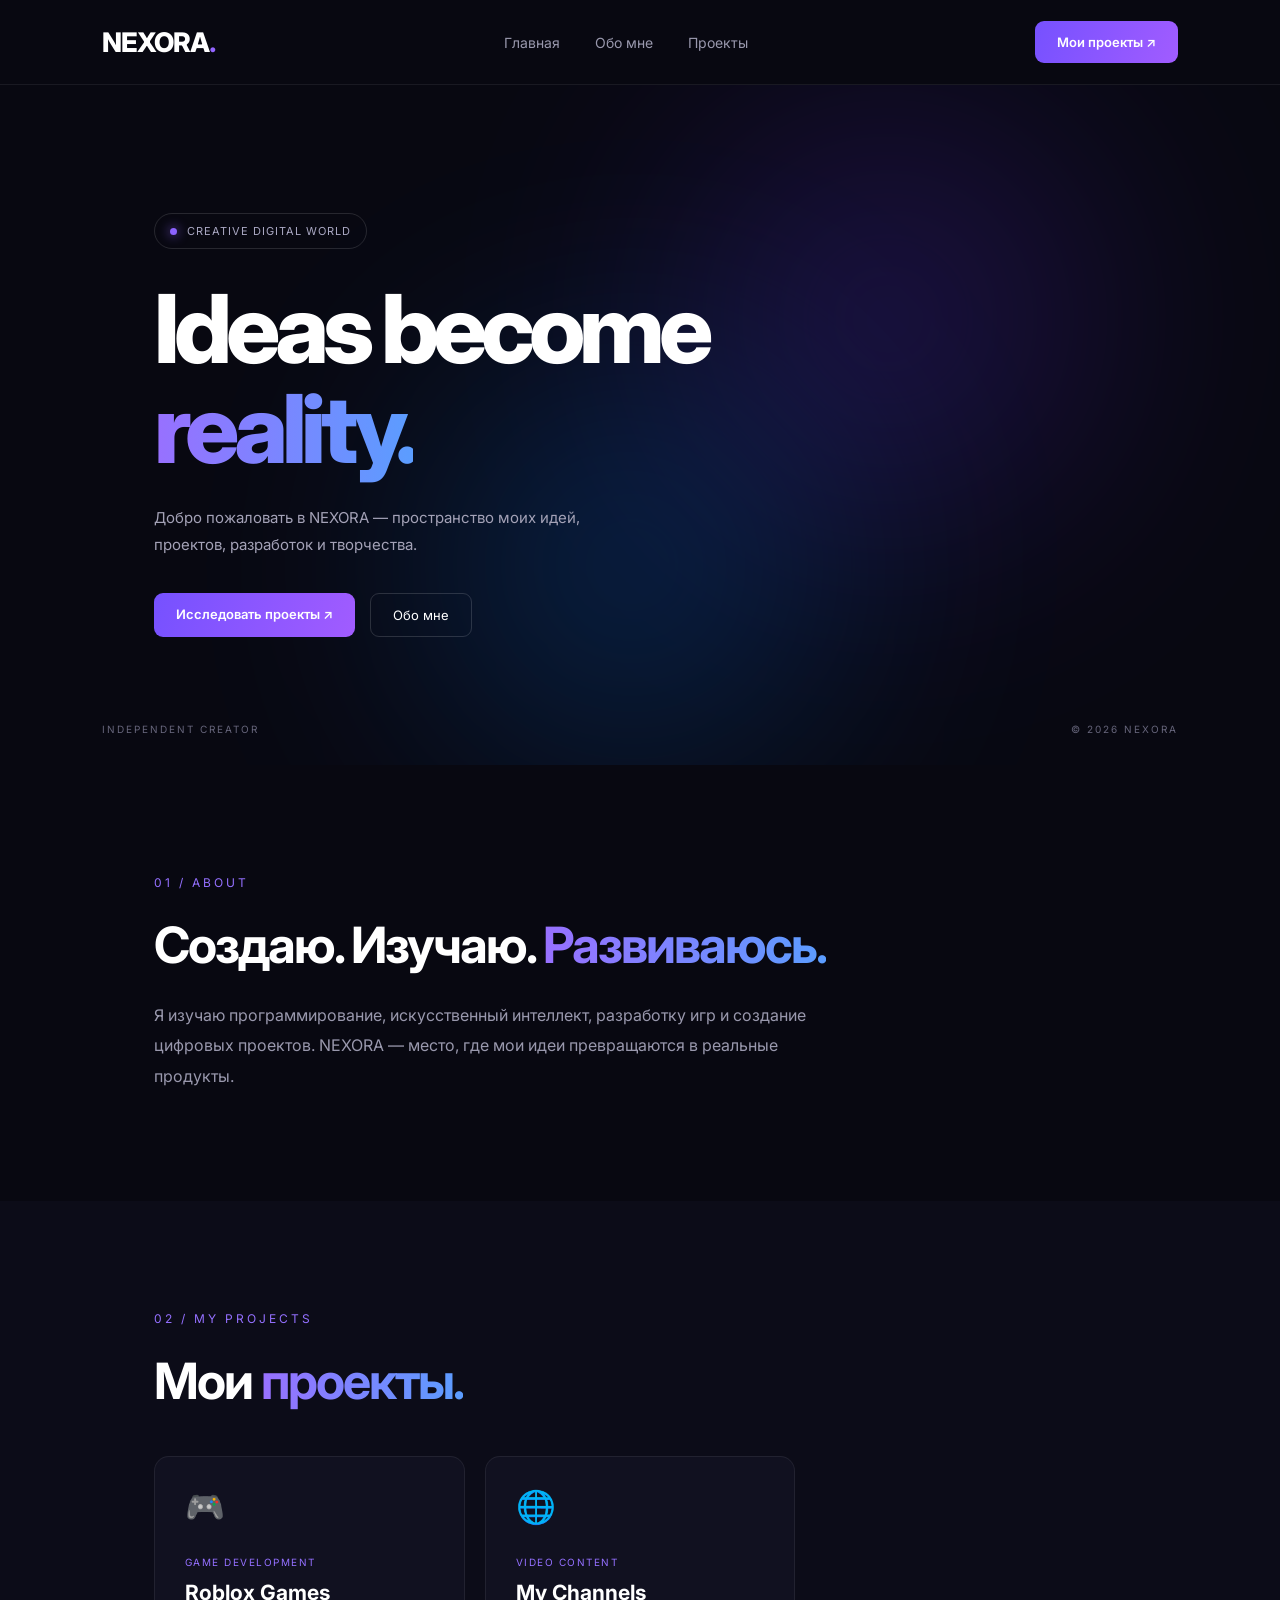
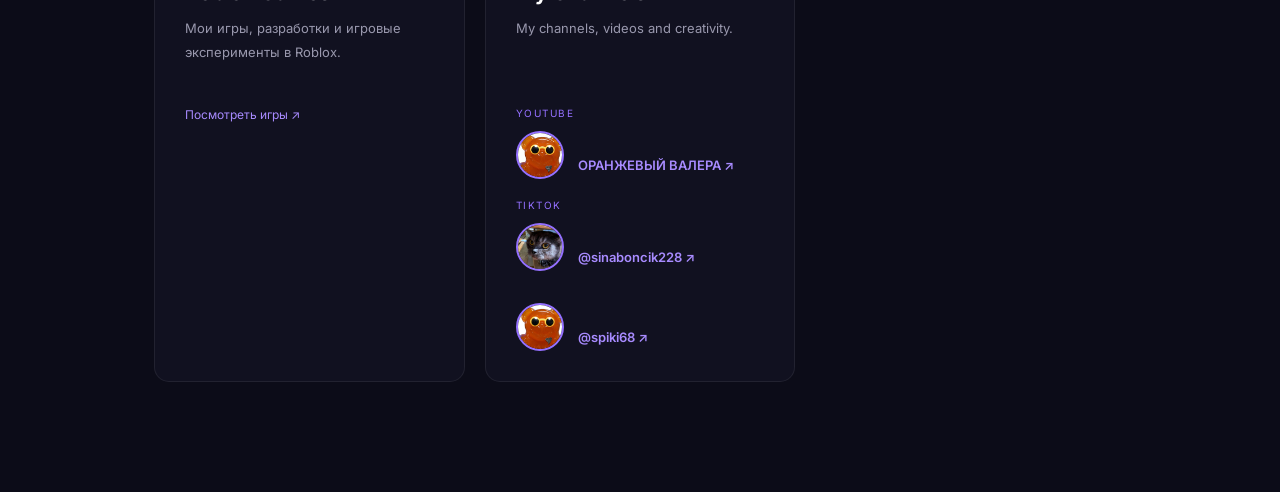
<file: index.html>
<!DOCTYPE html>
<html lang="ru">
<head>
    <meta charset="UTF-8">
    <meta name="viewport" content="width=device-width, initial-scale=1.0">
    <title>NEXORA — Creative Universe</title>
    <link rel="stylesheet" href="style.css">
</head>
<body>

    <header class="navbar">
        <a href="#" class="logo">NEXORA<span>.</span></a>

        <nav>
            <a href="#home">Главная</a>
            <a href="#about">Обо мне</a>
            <a href="#projects">Проекты</a>
        </nav>

        <a href="#projects" class="nav-button">Мои проекты ↗</a>
    </header>

    <main>

        <section class="hero" id="home">
            <div class="glow glow-one"></div>
            <div class="glow glow-two"></div>

            <div class="hero-content">
                <div class="badge">
                    <span class="status-dot"></span>
                    CREATIVE DIGITAL WORLD
                </div>

                <h1>
                    Ideas become<br>
                    <span>reality.</span>
                </h1>

                <p>
                    Добро пожаловать в NEXORA — пространство моих
                    идей, проектов, разработок и творчества.
                </p>

                <div class="hero-buttons">
                    <a href="#projects" class="primary-button">Исследовать проекты ↗</a>
                    <a href="#about" class="secondary-button">Обо мне</a>
                </div>
            </div>

            <div class="hero-bottom">
                <span>INDEPENDENT CREATOR</span>
                <span>© 2026 NEXORA</span>
            </div>
        </section>

        <section class="about section" id="about">
            <div class="section-label">01 / ABOUT</div>
            <h2>Создаю. Изучаю. <span>Развиваюсь.</span></h2>

            <p>
                Я изучаю программирование, искусственный интеллект,
                разработку игр и создание цифровых проектов.
                NEXORA — место, где мои идеи превращаются в реальные продукты.
            </p>
        </section>

        <section class="projects section" id="projects">

            <div class="section-label">02 / MY PROJECTS</div>
            <h2>Мои <span>проекты.</span></h2>

           <div class="project-grid">

    <!-- ROBLOX GAMES -->
    <div class="project-card">
        <div class="card-icon">🎮</div>
        <div class="card-category">GAME DEVELOPMENT</div>
        <h3>Roblox Games</h3>
        <p>Мои игры, разработки и игровые эксперименты в Roblox.</p>
        <a href="games.html">Посмотреть игры ↗</a>
    </div>

   <!-- MY CHANNELS -->
<div class="project-card">

    <div class="card-icon">🌐</div>
    <div class="card-category">VIDEO CONTENT</div>
    <h3>My Channels</h3>
    <p>My channels, videos and creativity.</p>

    <br>

    <div class="card-category">YOUTUBE</div>

    <div class="channel-link">
        <img src="youtube-avatar.jpg" alt="YouTube Avatar">
        <a href="https://www.youtube.com/@ОРАНЖЕВЫЙ-ВАЛЕРА"
           target="_blank" rel="noopener noreferrer">
            ОРАНЖЕВЫЙ ВАЛЕРА ↗
        </a>
    </div>

    <br>

    <div class="card-category">TIKTOK</div>

    <div class="channel-link">
        <img src="tiktok-sinaboncik228.jpeg" alt="TikTok Avatar">
        <a href="https://www.tiktok.com/@sinaboncik228"
           target="_blank" rel="noopener noreferrer">
            @sinaboncik228 ↗
        </a>
    </div>

    <br>

    <div class="channel-link">
        <img src="tiktok-spiki68.jpeg" alt="TikTok Avatar">
        <a href="https://www.tiktok.com/@spaiki68"
           target="_blank" rel="noopener noreferrer">
            @spiki68 ↗
        </a>
    </div>

</div>
</file>
<file: style.css>
@import url('https://fonts.googleapis.com/css2?family=Inter:wght@400;500;600;700;800&display=swap');

* {
    margin: 0;
    padding: 0;
    box-sizing: border-box;
}

html {
    scroll-behavior: smooth;
}

body {
    background: #080811;
    color: #ffffff;
    font-family: 'Inter', sans-serif;
}

a {
    text-decoration: none;
    color: inherit;
}

.navbar {
    height: 85px;
    display: flex;
    align-items: center;
    justify-content: space-between;
    padding: 0 8%;
    border-bottom: 1px solid #ffffff12;
    background: #080811;
}

.logo {
    font-size: 27px;
    font-weight: 800;
    letter-spacing: -1px;
}

.logo span {
    color: #9365ff;
}

nav {
    display: flex;
    gap: 35px;
}

nav a {
    color: #9998ad;
    font-size: 14px;
    transition: .3s;
}

nav a:hover {
    color: white;
}

.nav-button, .primary-button {
    background: linear-gradient(110deg, #7651ff, #a15cff);
    padding: 13px 22px;
    border-radius: 9px;
    font-size: 13px;
    font-weight: 600;
    transition: .3s;
}

.nav-button:hover, .primary-button:hover {
    transform: translateY(-3px);
    box-shadow: 0 5px 30px #885aff66;
}

.hero {
    min-height: 680px;
    position: relative;
    display: flex;
    align-items: center;
    padding: 80px 12%;
    overflow: hidden;
}

.hero-content {
    position: relative;
    z-index: 2;
    max-width: 700px;
}

.glow {
    position: absolute;
    width: 400px;
    height: 400px;
    border-radius: 50%;
    filter: blur(130px);
    opacity: .22;
}

.glow-one {
    background: #6935ff;
    top: 5%;
    right: 15%;
}

.glow-two {
    background: #087cff;
    bottom: 0;
    right: 35%;
}

.badge {
    display: inline-flex;
    align-items: center;
    gap: 10px;
    border: 1px solid #ffffff20;
    padding: 10px 15px;
    border-radius: 30px;
    font-size: 11px;
    color: #aaa8c3;
    letter-spacing: 1px;
    margin-bottom: 30px;
}

.status-dot {
    width: 7px;
    height: 7px;
    background: #8c63ff;
    border-radius: 50%;
    box-shadow: 0 0 12px #8c63ff;
}

.hero h1 {
    font-size: clamp(55px, 8vw, 95px);
    line-height: 1.05;
    letter-spacing: -6px;
    font-weight: 800;
}

.hero h1 span, h2 span {
    background: linear-gradient(90deg, #9870ff, #5b9dff);
    background-clip: text;
    -webkit-background-clip: text;
    color: transparent;
}

.hero-content > p {
    color: #a4a2b7;
    line-height: 1.8;
    max-width: 500px;
    margin: 25px 0 35px;
    font-size: 15px;
}

.hero-buttons {
    display: flex;
    gap: 15px;
    flex-wrap: wrap;
}

.secondary-button {
    padding: 13px 22px;
    border: 1px solid #ffffff25;
    border-radius: 9px;
    font-size: 13px;
    transition: .3s;
}

.secondary-button:hover {
    background: #ffffff12;
}

.hero-bottom {
    position: absolute;
    bottom: 30px;
    left: 8%;
    right: 8%;
    display: flex;
    justify-content: space-between;
    color: #66657b;
    font-size: 10px;
    letter-spacing: 2px;
}

.section {
    padding: 110px 12%;
}

.section-label {
    color: #9470ff;
    font-size: 12px;
    letter-spacing: 3px;
    margin-bottom: 25px;
}

.section h2 {
    font-size: clamp(32px, 5vw, 50px);
    letter-spacing: -2px;
    margin-bottom: 25px;
}

.about > p {
    max-width: 700px;
    color: #9998ad;
    line-height: 1.9;
    font-size: 16px;
}

.projects {
    background: #0c0c18;
}

.project-grid {
    display: grid;
    grid-template-columns: repeat(3, 1fr);
    gap: 20px;
    margin-top: 45px;
}

.project-card {
    background: #111120;
    border: 1px solid #ffffff12;
    padding: 30px;
    border-radius: 15px;
    transition: .3s;
}

.project-card:hover {
    transform: translateY(-7px);
    border-color: #895eff80;
    background: #151527;
}

.card-icon {
    font-size: 32px;
    margin-bottom: 30px;
}

.card-category {
    font-size: 10px;
    color: #9470ff;
    letter-spacing: 1.5px;
    margin-bottom: 12px;
}

.project-card h3 {
    font-size: 21px;
    margin-bottom: 12px;
}

.project-card p {
    font-size: 13px;
    line-height: 1.8;
    color: #9998ad;
    min-height: 70px;
}

.project-card a {
    display: inline-block;
    margin-top: 20px;
    color: #a88bff;
    font-size: 12px;
}

.social-grid {
    display: grid;
    grid-template-columns: repeat(2, 1fr);
    gap: 20px;
    margin-top: 40px;
}

.social-card {
    display: flex;
    align-items: center;
    gap: 20px;
    background: #111120;
    padding: 25px;
    border: 1px solid #ffffff15;
    border-radius: 13px;
    transition: .3s;
}

.social-card:hover {
    border-color: #9470ff;
    transform: translateY(-5px);
}

.social-card > span {
    font-size: 30px;
}

.social-card h3 {
    margin-bottom: 7px;
}

.social-card p {
    color: #9998ad;
    font-size: 12px;
}

.social-card b {
    margin-left: auto;
    color: #a88bff;
}

footer {
    padding: 35px 8%;
    border-top: 1px solid #ffffff15;
    display: flex;
    align-items: center;
    justify-content: space-between;
    gap: 20px;
}

footer p {
    color: #77768b;
    font-size: 12px;
}

@media (max-width: 850px) {
    .navbar {
        padding: 0 5%;
    }

    nav {
        gap: 15px;
    }

    .nav-button {
        display: none;
    }

    .hero {
        padding: 80px 7%;
    }

    .section {
        padding: 80px 7%;
    }

    .project-grid {
        grid-template-columns: 1fr;
    }
}

@media (max-width: 550px) {
    .navbar {
        height: auto;
        padding: 20px 5%;
        flex-wrap: wrap;
        gap: 20px;
    }

    nav {
        width: 100%;
        justify-content: space-between;
        gap: 8px;
    }

    nav a {
        font-size: 11px;
    }

    .hero h1 {
        letter-spacing: -3px;
    }

    .social-grid {
        grid-template-columns: 1fr;
    }

    footer {
        flex-direction: column;
        text-align: center;
    }
}.social-heading {
    font-size: 20px;
    margin: 40px 0 20px;
}

.social-grid {
    display: grid;
    grid-template-columns: repeat(2, minmax(0, 1fr));
    gap: 20px;
}

.social-card {
    min-height: 110px;
}

@media (max-width: 600px) {
    .social-grid {
        grid-template-columns: 1fr;
    }
}/* GAMES PAGE */

.games-page {
    max-width: 1100px;
    margin: 0 auto;
    padding: 100px 30px;
}

.games-heading {
    margin-bottom: 65px;
}

.games-heading h1 {
    font-size: clamp(45px, 7vw, 75px);
    margin: 20px 0;
}

.games-heading h1 span {
    color: #a78bfa;
}

.games-heading p {
    color: #aaa;
    max-width: 550px;
    line-height: 1.8;
}

.games-list {
    display: flex;
    flex-direction: column;
    gap: 25px;
}

.game-item {
    display: flex;
    gap: 30px;
    padding: 35px;
    border: 1px solid rgba(255,255,255,0.1);
    border-radius: 20px;
    background: rgba(255,255,255,0.035);
    transition: 0.3s;
}

.game-item:hover {
    border-color: #8b5cf6;
    transform: translateY(-4px);
}

.game-number {
    font-size: 35px;
    font-weight: bold;
    color: #8b5cf6;
}

.game-info h2 {
    font-size: 28px;
    margin: 12px 0;
}

.game-info p {
    color: #aaa;
    line-height: 1.8;
    margin-bottom: 22px;
}

.game-status {
    color: #a78bfa;
    font-size: 12px;
    margin-bottom: 20px;
    letter-spacing: 1px;
}

.game-button {
    display: inline-block;
    padding: 13px 22px;
    border-radius: 10px;
    background: linear-gradient(135deg, #7c3aed, #4f46e5);
    color: white;
    text-decoration: none;
    font-weight: bold;
    transition: 0.3s;
}

.game-button:hover {
    transform: translateY(-3px);
    opacity: 0.85;
}

@media (max-width: 600px) {
    .games-page {
        padding: 65px 20px;
    }

    .game-item {
        padding: 22px;
        gap: 15px;
    }

    .game-number {
        font-size: 24px;
    }

    .game-info h2 {
        font-size: 23px;
    }
}/* GAME CARDS */

.game-card {
    background: #111120;
    border: 1px solid #ffffff15;
    border-radius: 18px;
    overflow: hidden;
    transition: 0.3s;
    padding-bottom: 25px;
}

.game-card:hover {
    transform: translateY(-7px);
    border-color: #895eff;
}

.game-card img {
    width: 100%;
    height: 220px;
    object-fit: cover;
    display: block;
}

.game-card h2 {
    font-size: 23px;
    margin: 22px 20px;
}

.game-card .game-button {
    margin-left: 20px;
}

.games-list {
    display: grid;
    grid-template-columns: repeat(3, 1fr);
    gap: 25px;
}

@media (max-width: 800px) {
    .games-list {
        grid-template-columns: 1fr;
    }
}.game-card p {
    color: #9998ad;
    font-size: 13px;
    line-height: 1.8;
    margin: 0 20px 20px;
    min-height: 70px;
}/* CHANNEL AVATARS */

.channel-link {
    display: flex;
    align-items: center;
    gap: 14px;
    margin-top: 12px;
}

.channel-link img {
    width: 48px;
    height: 48px;
    border-radius: 50%;
    object-fit: cover;
    border: 2px solid #9470ff;
    transition: 0.3s;
}

.channel-link img:hover {
    transform: scale(1.12);
    box-shadow: 0 0 18px #9470ff80;
}

.channel-link a {
    color: #a88bff;
    font-size: 13px;
    font-weight: 600;
    transition: 0.3s;
}

.channel-link a:hover {
    color: white;
}
</file>
